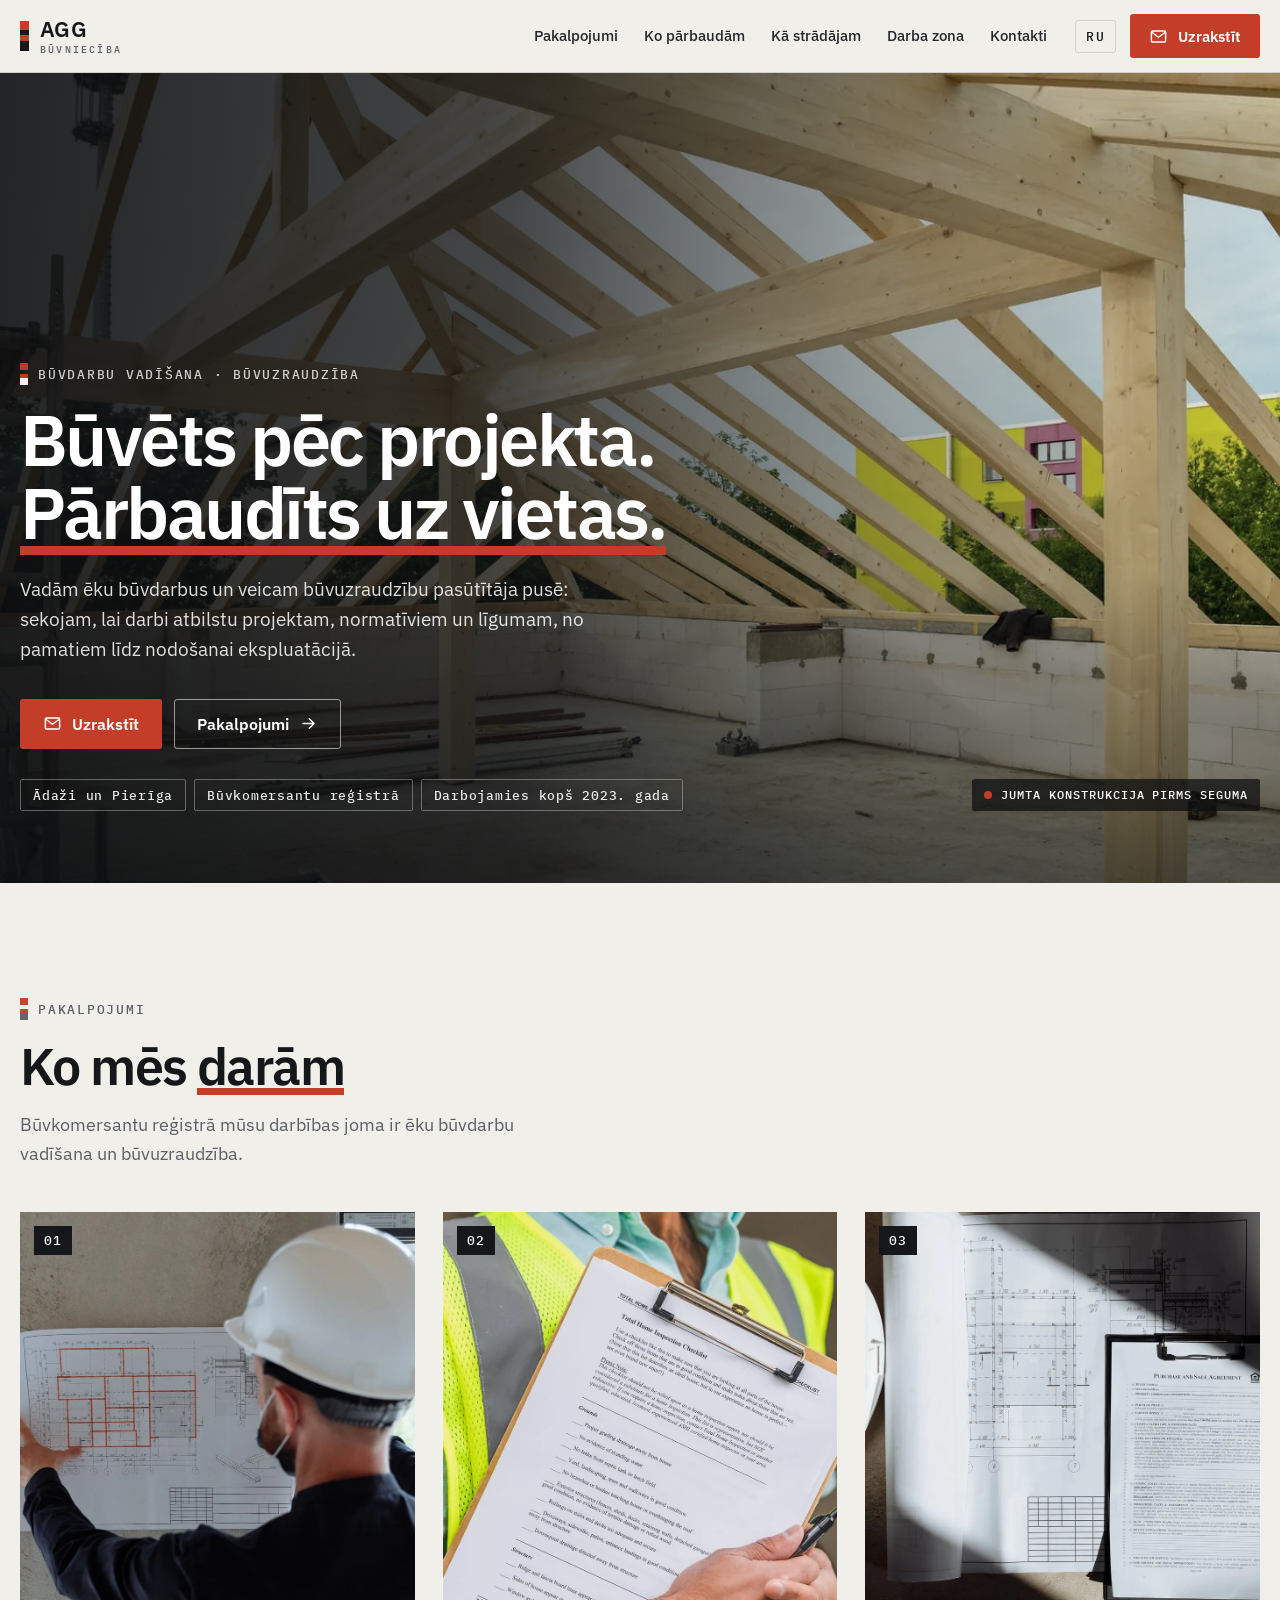
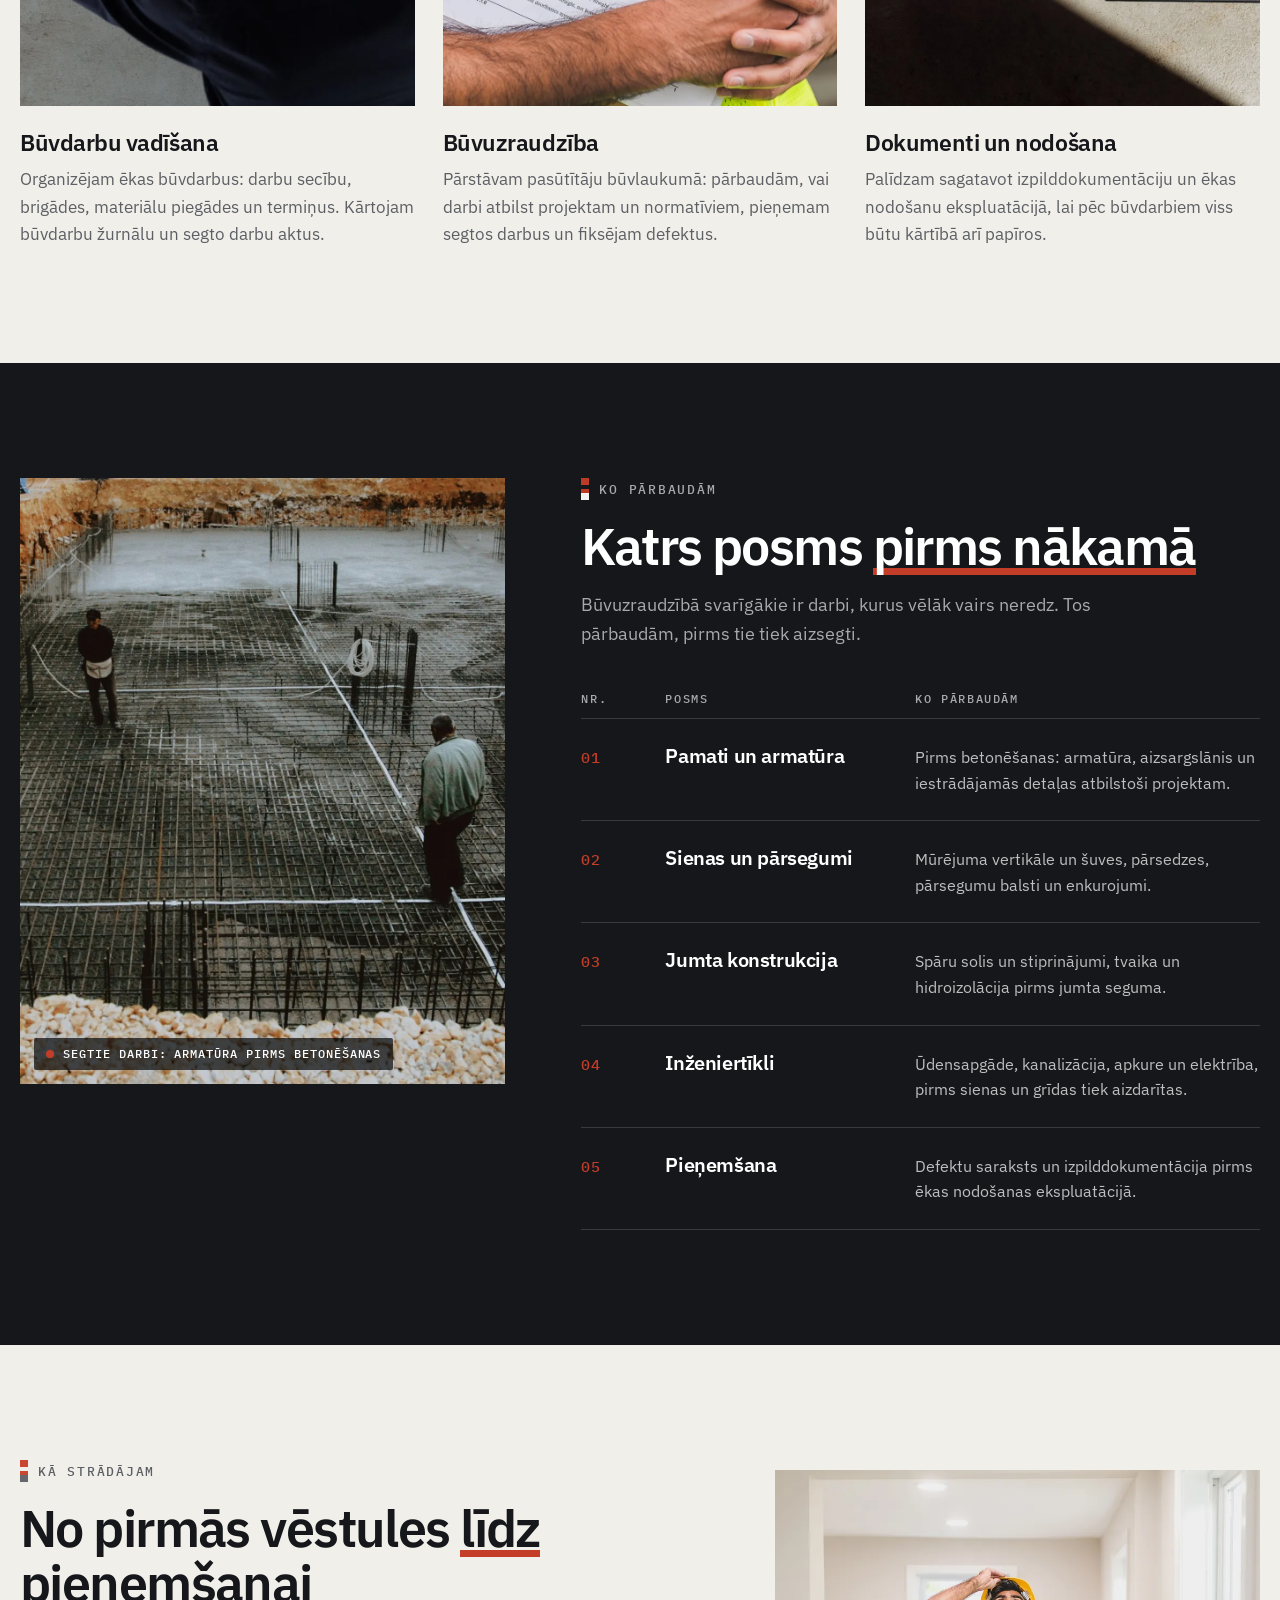
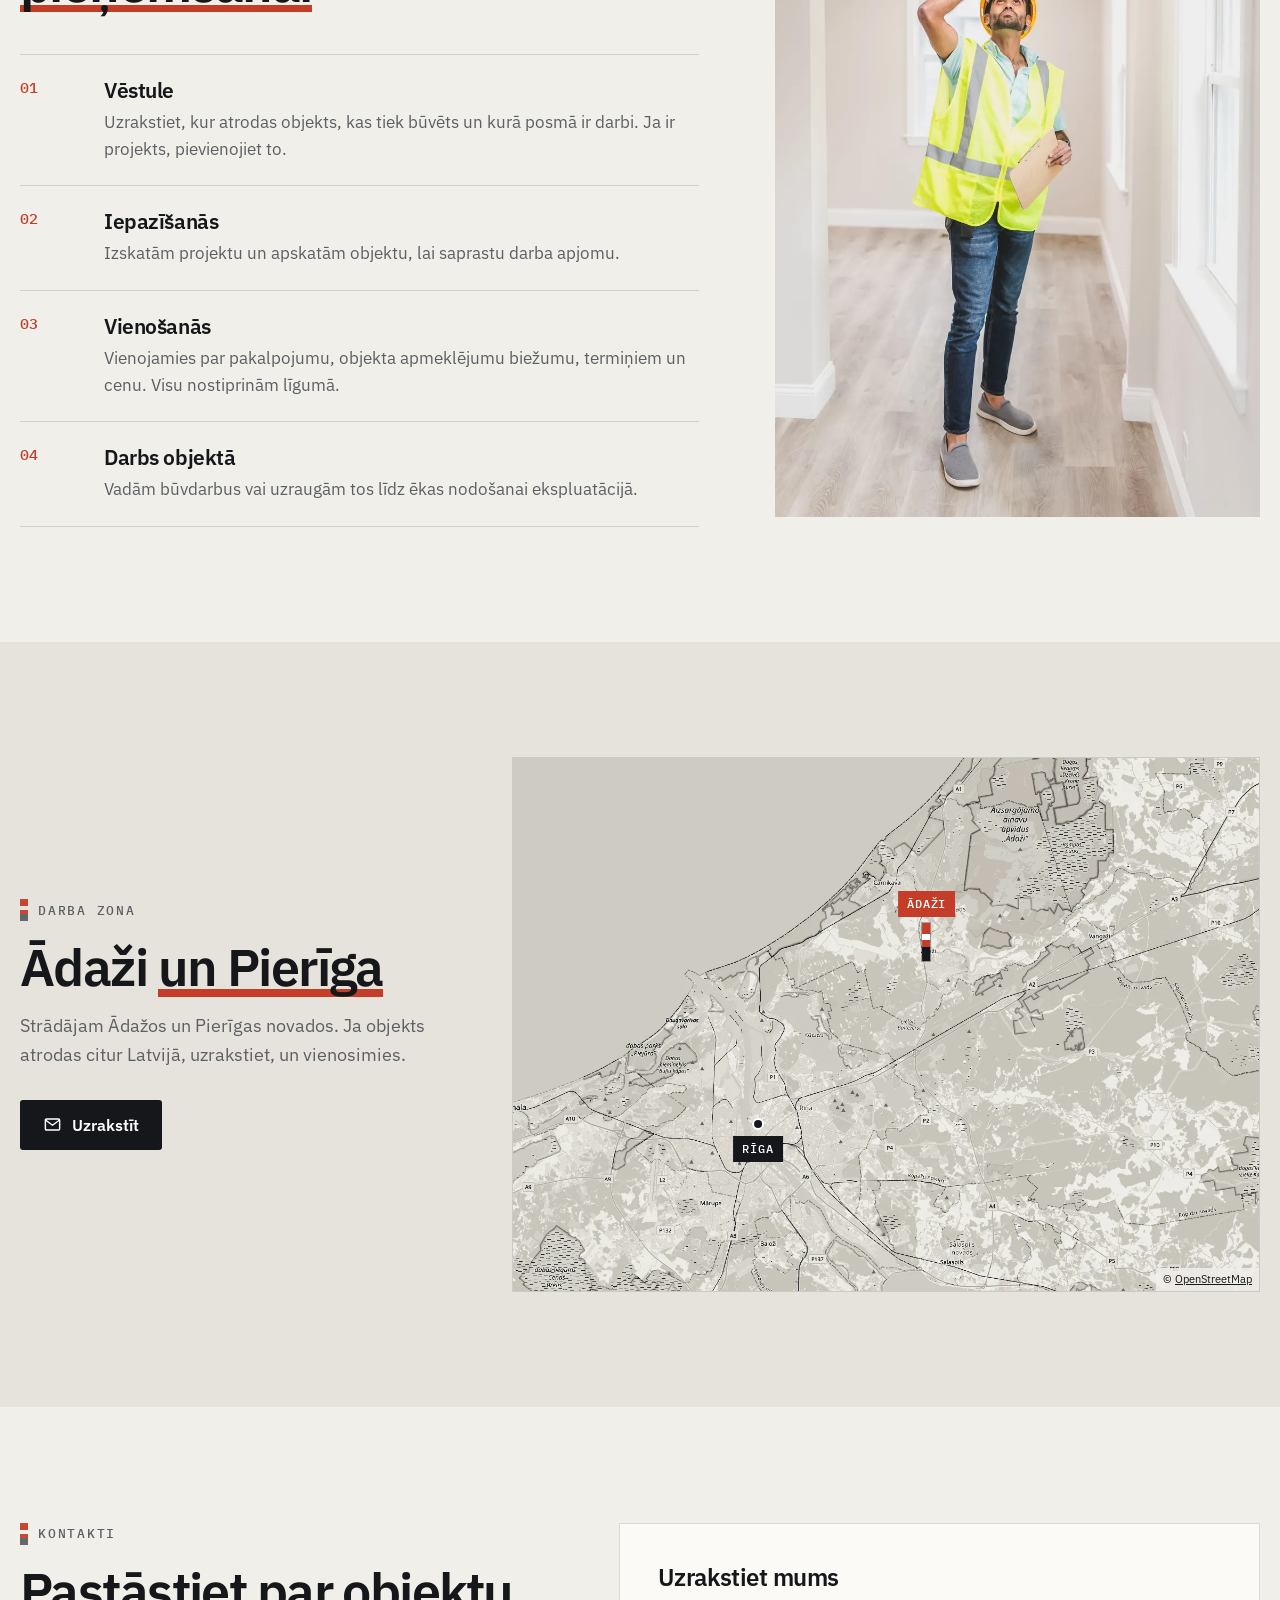
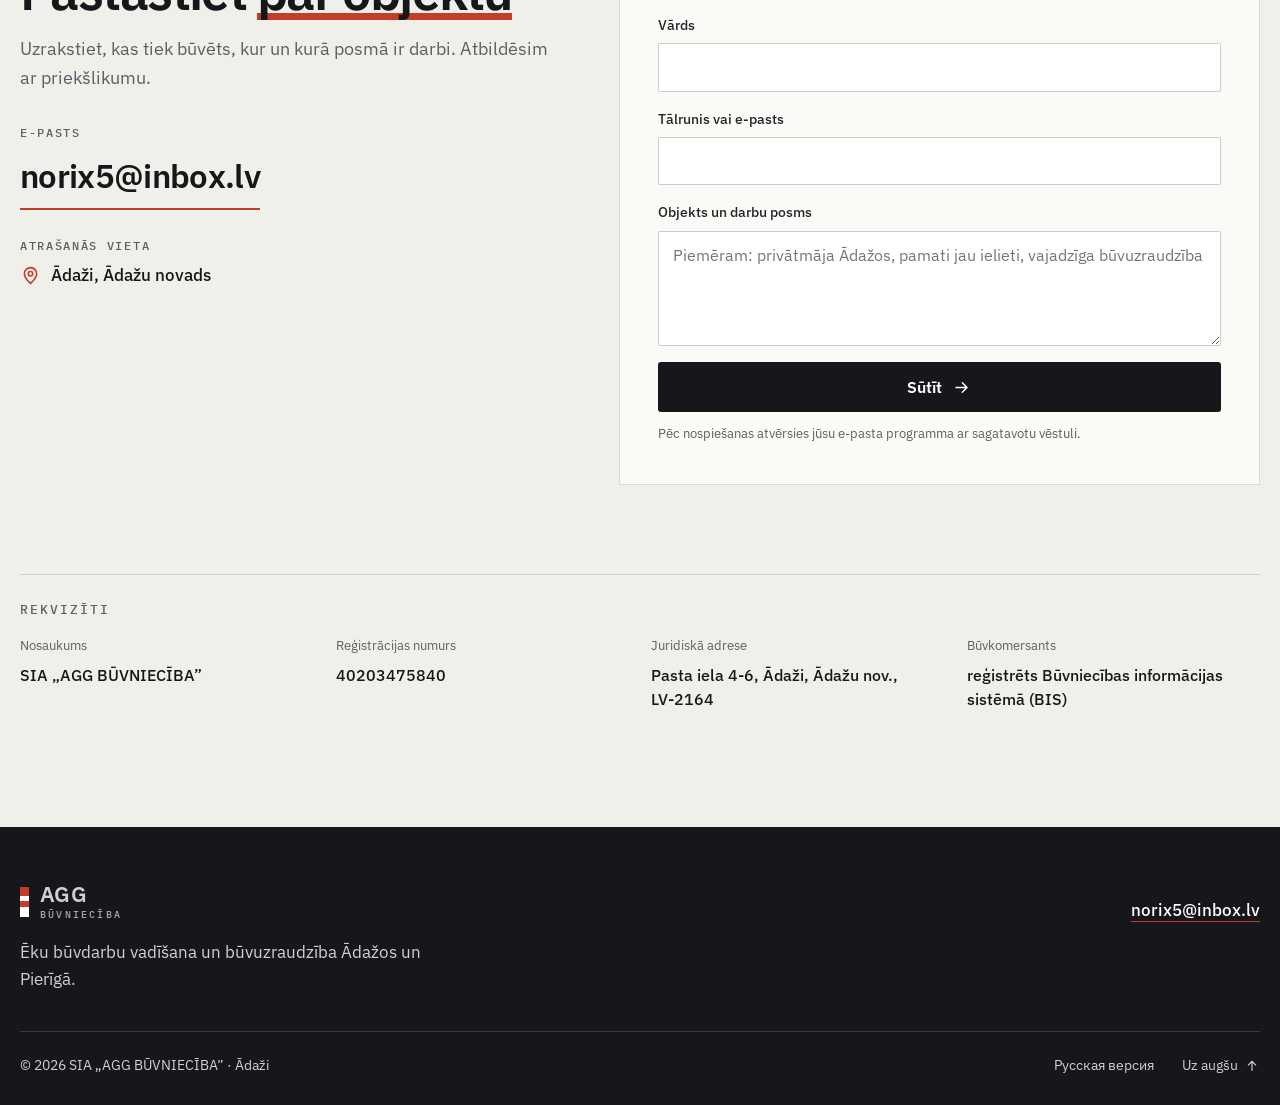
<file: index.html>
<!doctype html>
<html lang="lv">
<head>
<meta charset="utf-8">
<meta name="viewport" content="width=device-width, initial-scale=1">
<title>Būvdarbu vadīšana un būvuzraudzība Ādažos un Pierīgā | AGG BŪVNIECĪBA</title>
<meta name="description" content="SIA „AGG BŪVNIECĪBA” vada ēku būvdarbus un veic būvuzraudzību Ādažos un Pierīgā. Reģistrēts būvkomersantu reģistrā. Rakstiet: norix5@inbox.lv.">
<meta name="robots" content="noindex, follow">
<meta name="theme-color" content="#15171a">
<link rel="canonical" href="https://vasylian.com/agg-buvnieciba/"><link rel="alternate" hreflang="lv" href="https://vasylian.com/agg-buvnieciba/"><link rel="alternate" hreflang="ru" href="https://vasylian.com/agg-buvnieciba/ru/"><link rel="alternate" hreflang="x-default" href="https://vasylian.com/agg-buvnieciba/">
<meta property="og:type" content="website"><meta property="og:site_name" content="AGG BŪVNIECĪBA"><meta property="og:title" content="Būvdarbu vadīšana un būvuzraudzība Ādažos un Pierīgā | AGG BŪVNIECĪBA">
<meta property="og:description" content="SIA „AGG BŪVNIECĪBA” vada ēku būvdarbus un veic būvuzraudzību Ādažos un Pierīgā. Reģistrēts būvkomersantu reģistrā. Rakstiet: norix5@inbox.lv."><meta property="og:url" content="https://vasylian.com/agg-buvnieciba/"><meta property="og:image" content="https://vasylian.com/agg-buvnieciba/og.jpg">
<meta property="og:image:width" content="1200"><meta property="og:image:height" content="630"><meta property="og:locale" content="lv_LV"><meta name="twitter:card" content="summary_large_image">
<link rel="preload" href="fonts/ibm-plex-sans-600-latin.woff2" as="font" type="font/woff2" crossorigin>
<link rel="preload" as="image" href="img/hero-m-1000.webp" media="(max-width:899px)">
<link rel="preload" as="image" href="img/hero-1400.webp" imagesrcset="img/hero-960.webp 960w, img/hero-1400.webp 1400w, img/hero-2000.webp 2000w" imagesizes="100vw" media="(min-width:900px)">
<link rel="stylesheet" href="styles.css">
<link rel="icon" href="favicon.svg" type="image/svg+xml"><link rel="icon" href="favicon-32.png" sizes="32x32" type="image/png">
<link rel="apple-touch-icon" href="apple-touch-icon.png">
<script type="application/ld+json">{"@context": "https://schema.org", "@type": "GeneralContractor", "@id": "https://vasylian.com/agg-buvnieciba/#org", "name": "AGG BŪVNIECĪBA", "legalName": "SIA „AGG BŪVNIECĪBA”", "taxID": "40203475840", "url": "https://vasylian.com/agg-buvnieciba/", "email": "norix5@inbox.lv", "image": "https://vasylian.com/agg-buvnieciba/og.jpg", "logo": "https://vasylian.com/agg-buvnieciba/icon-512.png", "address": {"@type": "PostalAddress", "streetAddress": "Pasta iela 4-6", "addressLocality": "Ādaži", "postalCode": "LV-2164", "addressCountry": "LV"}, "areaServed": [{"@type": "City", "name": "Ādaži"}, {"@type": "AdministrativeArea", "name": "Pierīga"}], "knowsAbout": ["ēku būvdarbu vadīšana", "būvuzraudzība"], "contactPoint": {"@type": "ContactPoint", "email": "norix5@inbox.lv", "contactType": "customer service", "availableLanguage": ["lv", "ru"]}}</script>
</head>
<body>
<a class="skip" href="#saturs">Pāriet uz saturu</a>
<header class="hdr" id="hdr">
  <div class="wrap hdr-in">
    <a class="logo" href="#top" aria-label="AGG BŪVNIECĪBA"><span class="logo-mark" aria-hidden="true"></span><span class="logo-t"><b>AGG</b><small>BŪVNIECĪBA</small></span></a>
    <nav class="nav" aria-label="Izvēlne"><a href="#pakalpojumi">Pakalpojumi</a><a href="#parbaudes">Ko pārbaudām</a><a href="#ka-stradajam">Kā strādājam</a><a href="#darba-zona">Darba zona</a><a href="#kontakti">Kontakti</a></nav>
    <div class="hdr-r">
      <a class="lang" href="ru/" hreflang="ru" lang="ru" title="Русская версия">RU</a>
      <a class="btn btn-r hdr-cta" href="mailto:norix5@inbox.lv"><svg viewBox="0 0 24 24" aria-hidden="true"><rect x="3" y="5" width="18" height="14" rx="1.5"/><path d="m4 7 8 6 8-6"/></svg><span class="lbl">Uzrakstīt</span></a>
      <button class="burger" type="button" aria-expanded="false" aria-controls="mnav" aria-label="Izvēlne"><i></i></button>
    </div>
  </div>
  <nav class="mnav" id="mnav" aria-label="Izvēlne"><a href="#pakalpojumi">Pakalpojumi<span>01</span></a><a href="#parbaudes">Ko pārbaudām<span>02</span></a><a href="#ka-stradajam">Kā strādājam<span>03</span></a><a href="#darba-zona">Darba zona<span>04</span></a><a href="#kontakti">Kontakti<span>05</span></a><a class="btn btn-r" href="mailto:norix5@inbox.lv"><svg viewBox="0 0 24 24" aria-hidden="true"><rect x="3" y="5" width="18" height="14" rx="1.5"/><path d="m4 7 8 6 8-6"/></svg>Uzrakstīt</a></nav>
</header>

<main id="saturs">
<section class="hero" id="top">
  <figure class="hero-ph">
    <picture>
      <source media="(max-width:899px)" srcset="img/hero-m-1000.webp">
      <img class="" src="img/hero-2000.webp" srcset="img/hero-960.webp 960w, img/hero-1400.webp 1400w, img/hero-2000.webp 2000w" sizes="100vw" width="2000" height="1125" alt="Ēkas jumta koka konstrukcija uz gāzbetona sienām būvdarbu laikā" fetchpriority="high" decoding="async">
    </picture>
    <figcaption class="tag"><i></i>Jumta konstrukcija pirms seguma</figcaption>
  </figure>
  <div class="wrap hero-in">
    <div class="hero-copy">
      <p class="eyebrow"><span class="stake" aria-hidden="true"></span>Būvdarbu vadīšana · Būvuzraudzība</p>
      <h1>Būvēts pēc projekta.<br><em>Pārbaudīts uz vietas.</em></h1>
      <p class="lead">Vadām ēku būvdarbus un veicam būvuzraudzību pasūtītāja pusē: sekojam, lai darbi atbilstu projektam, normatīviem un līgumam, no pamatiem līdz nodošanai ekspluatācijā.</p>
      <div class="hero-cta">
        <a class="btn btn-r" href="mailto:norix5@inbox.lv"><svg viewBox="0 0 24 24" aria-hidden="true"><rect x="3" y="5" width="18" height="14" rx="1.5"/><path d="m4 7 8 6 8-6"/></svg>Uzrakstīt</a>
        <a class="btn btn-l" href="#pakalpojumi">Pakalpojumi<svg viewBox="0 0 24 24" aria-hidden="true"><path d="M5 12h14M13 6l6 6-6 6"/></svg></a>
      </div>
      <ul class="chips"><li>Ādaži un Pierīga</li><li>Būvkomersantu reģistrā</li><li>Darbojamies kopš 2023. gada</li></ul>
    </div>
  </div>
</section>

<section class="sec svcs" id="pakalpojumi">
  <div class="wrap">
    <div class="head rv"><p class="eyebrow"><span class="stake" aria-hidden="true"></span>Pakalpojumi</p><h2>Ko mēs <em>darām</em></h2><p class="sub">Būvkomersantu reģistrā mūsu darbības joma ir ēku būvdarbu vadīšana un būvuzraudzība.</p></div>
    <div class="svc-grid">
      <article class="svc rv">
        <figure class="svc-ph"><img class="" src="img/s-vad-900.webp" srcset="img/s-vad-900.webp 900w" sizes="(min-width:1000px) 30vw, (min-width:640px) 45vw, 78vw" width="900" height="1125" alt="Inženieris ķiverē pie sienas pārbauda ēkas plānu" loading="lazy" decoding="async"><span class="svc-n">01</span></figure>
        <h3>Būvdarbu vadīšana</h3><p>Organizējam ēkas būvdarbus: darbu secību, brigādes, materiālu piegādes un termiņus. Kārtojam būvdarbu žurnālu un segto darbu aktus.</p>
      </article>
      <article class="svc rv">
        <figure class="svc-ph"><img class="" src="img/s-uzr-900.webp" srcset="img/s-uzr-900.webp 900w" sizes="(min-width:1000px) 30vw, (min-width:640px) 45vw, 78vw" width="900" height="1125" alt="Būvuzrauga pārbaudes lapa uz planšetes" loading="lazy" decoding="async"><span class="svc-n">02</span></figure>
        <h3>Būvuzraudzība</h3><p>Pārstāvam pasūtītāju būvlaukumā: pārbaudām, vai darbi atbilst projektam un normatīviem, pieņemam segtos darbus un fiksējam defektus.</p>
      </article>
      <article class="svc rv">
        <figure class="svc-ph"><img class="" src="img/s-dok-900.webp" srcset="img/s-dok-900.webp 900w" sizes="(min-width:1000px) 30vw, (min-width:640px) 45vw, 78vw" width="900" height="1125" alt="Ēkas plāni, dokumenti un būvķivere uz galda" loading="lazy" decoding="async"><span class="svc-n">03</span></figure>
        <h3>Dokumenti un nodošana</h3><p>Palīdzam sagatavot izpilddokumentāciju un ēkas nodošanu ekspluatācijā, lai pēc būvdarbiem viss būtu kārtībā arī papīros.</p>
      </article>
    </div>
  </div>
</section>

<section class="sec proto" id="parbaudes">
  <div class="wrap proto-in">
    <figure class="proto-ph rv">
      <picture><source media="(max-width:899px)" srcset="img/proto-m-900.webp"><img class="" src="img/proto-1100.webp" srcset="img/proto-1100.webp 1100w" sizes="(min-width:900px) 40vw, 100vw" width="1100" height="1375" alt="Strādnieki pārbauda pamatu armatūras režģi pirms betonēšanas" loading="lazy" decoding="async"></picture>
      <figcaption class="tag"><i></i>Segtie darbi: armatūra pirms betonēšanas</figcaption>
    </figure>
    <div>
      <div class="head rv"><p class="eyebrow"><span class="stake" aria-hidden="true"></span>Ko pārbaudām</p><h2>Katrs posms <em>pirms nākamā</em></h2><p class="sub">Būvuzraudzībā svarīgākie ir darbi, kurus vēlāk vairs neredz. Tos pārbaudām, pirms tie tiek aizsegti.</p></div>
      <p class="p-head" aria-hidden="true"><span>Nr.</span><span>Posms</span><span>Ko pārbaudām</span></p>
      <ol class="p-list"><li class="rv"><span class="p-n">01</span><h3>Pamati un armatūra</h3><p>Pirms betonēšanas: armatūra, aizsargslānis un iestrādājamās detaļas atbilstoši projektam.</p></li><li class="rv"><span class="p-n">02</span><h3>Sienas un pārsegumi</h3><p>Mūrējuma vertikāle un šuves, pārsedzes, pārsegumu balsti un enkurojumi.</p></li><li class="rv"><span class="p-n">03</span><h3>Jumta konstrukcija</h3><p>Spāru solis un stiprinājumi, tvaika un hidroizolācija pirms jumta seguma.</p></li><li class="rv"><span class="p-n">04</span><h3>Inženiertīkli</h3><p>Ūdensapgāde, kanalizācija, apkure un elektrība, pirms sienas un grīdas tiek aizdarītas.</p></li><li class="rv"><span class="p-n">05</span><h3>Pieņemšana</h3><p>Defektu saraksts un izpilddokumentācija pirms ēkas nodošanas ekspluatācijā.</p></li></ol>
    </div>
  </div>
</section>

<section class="sec how" id="ka-stradajam">
  <div class="wrap how-in">
    <div>
      <div class="head rv"><p class="eyebrow"><span class="stake" aria-hidden="true"></span>Kā strādājam</p><h2>No pirmās vēstules <em>līdz pieņemšanai</em></h2></div>
      <ol class="steps"><li class="rv"><span class="n">01</span><h3>Vēstule</h3><p>Uzrakstiet, kur atrodas objekts, kas tiek būvēts un kurā posmā ir darbi. Ja ir projekts, pievienojiet to.</p></li><li class="rv"><span class="n">02</span><h3>Iepazīšanās</h3><p>Izskatām projektu un apskatām objektu, lai saprastu darba apjomu.</p></li><li class="rv"><span class="n">03</span><h3>Vienošanās</h3><p>Vienojamies par pakalpojumu, objekta apmeklējumu biežumu, termiņiem un cenu. Visu nostiprinām līgumā.</p></li><li class="rv"><span class="n">04</span><h3>Darbs objektā</h3><p>Vadām būvdarbus vai uzraugām tos līdz ēkas nodošanai ekspluatācijā.</p></li></ol>
    </div>
    <figure class="how-ph rv"><img class="" src="img/accept-900.webp" srcset="img/accept-900.webp 900w" sizes="(min-width:900px) 34vw, 86vw" width="900" height="1200" alt="Speciālists ķiverē pārbauda pabeigtas telpas griestus" loading="lazy" decoding="async"></figure>
  </div>
</section>

<section class="sec zone" id="darba-zona">
  <div class="wrap zone-in">
    <div class="rv">
      <p class="eyebrow"><span class="stake" aria-hidden="true"></span>Darba zona</p>
      <h2>Ādaži <em>un Pierīga</em></h2>
      <p class="sub">Strādājam Ādažos un Pierīgas novados. Ja objekts atrodas citur Latvijā, uzrakstiet, un vienosimies.</p>
      <a class="btn btn-k" href="mailto:norix5@inbox.lv"><svg viewBox="0 0 24 24" aria-hidden="true"><rect x="3" y="5" width="18" height="14" rx="1.5"/><path d="m4 7 8 6 8-6"/></svg>Uzrakstīt</a>
    </div>
    <figure class="map rv">
      <picture><source media="(max-width:760px)" srcset="img/map-760.webp"><img src="img/map-1400.webp" width="1400" height="1000" alt="Ādažu un Rīgas apkārtnes karte" loading="lazy" decoding="async"></picture>
      <span class="pin pin-main" style="left:55.46%;top:38.1%" aria-hidden="true"><i></i><b>Ādaži</b></span>
      <span class="pin pin-sub" style="left:32.91%;top:71.56%" aria-hidden="true"><i></i><b>Rīga</b></span>
      <figcaption class="osm">© <a href="https://www.openstreetmap.org/copyright" target="_blank" rel="noopener">OpenStreetMap</a></figcaption>
    </figure>
  </div>
</section>

<section class="sec contact" id="kontakti">
  <div class="wrap c-in">
    <div class="c-info rv">
      <p class="eyebrow"><span class="stake" aria-hidden="true"></span>Kontakti</p>
      <h2>Pastāstiet <em>par objektu</em></h2>
      <p class="sub">Uzrakstiet, kas tiek būvēts, kur un kurā posmā ir darbi. Atbildēsim ar priekšlikumu.</p>
      <a class="c-mail" href="mailto:norix5@inbox.lv"><small>E-pasts</small>norix5@inbox.lv</a>
      <p class="c-place"><small>Atrašanās vieta</small><span><svg viewBox="0 0 24 24" aria-hidden="true"><path d="M12 21s-7-6.2-7-11a7 7 0 0 1 14 0c0 4.8-7 11-7 11z"/><circle cx="12" cy="10" r="2.5"/></svg>Ādaži, Ādažu novads</span></p>
    </div>
    <form class="c-form rv" id="cform" novalidate data-mail="norix5@inbox.lv">
      <h3>Uzrakstiet mums</h3>
      <label>Vārds<input name="name" autocomplete="name" required></label>
      <label>Tālrunis vai e-pasts<input name="contact" autocomplete="email" required></label>
      <label>Objekts un darbu posms<textarea name="msg" rows="4" placeholder="Piemēram: privātmāja Ādažos, pamati jau ielieti, vajadzīga būvuzraudzība" required></textarea></label>
      <p class="f-err" role="alert" hidden></p>
      <button class="btn btn-k" type="submit">Sūtīt<svg viewBox="0 0 24 24" aria-hidden="true"><path d="M5 12h14M13 6l6 6-6 6"/></svg></button>
      <p class="fine">Pēc nospiešanas atvērsies jūsu e-pasta programma ar sagatavotu vēstuli.</p>
    </form>
  </div>
  <div class="wrap req rv" id="rekviziti">
    <h3>Rekvizīti</h3>
    <dl><div><dt>Nosaukums</dt><dd>SIA „AGG BŪVNIECĪBA”</dd></div><div><dt>Reģistrācijas numurs</dt><dd>40203475840</dd></div><div><dt>Juridiskā adrese</dt><dd>Pasta iela 4-6, Ādaži, Ādažu nov., <span class="nw">LV-2164</span></dd></div><div><dt>Būvkomersants</dt><dd>reģistrēts Būvniecības informācijas sistēmā (BIS)</dd></div></dl>
  </div>
</section>
</main>

<footer class="ftr">
  <div class="wrap ftr-in">
    <div><a class="logo" href="#top" aria-label="AGG BŪVNIECĪBA"><span class="logo-mark" aria-hidden="true"></span><span class="logo-t"><b>AGG</b><small>BŪVNIECĪBA</small></span></a><p>Ēku būvdarbu vadīšana un būvuzraudzība Ādažos un Pierīgā.</p></div>
    <p class="ftr-c"><a href="mailto:norix5@inbox.lv">norix5@inbox.lv</a></p>
    <p class="ftr-b"><span>© 2026 SIA „AGG BŪVNIECĪBA” · Ādaži</span><a href="ru/" hreflang="ru" lang="ru">Русская версия</a><a class="to-top" href="#top">Uz augšu<svg viewBox="0 0 24 24" aria-hidden="true"><path d="M12 19V5M6 11l6-6 6 6"/></svg></a></p>
  </div>
</footer>
<script src="script.js" defer></script>
</body>
</html>
</file>
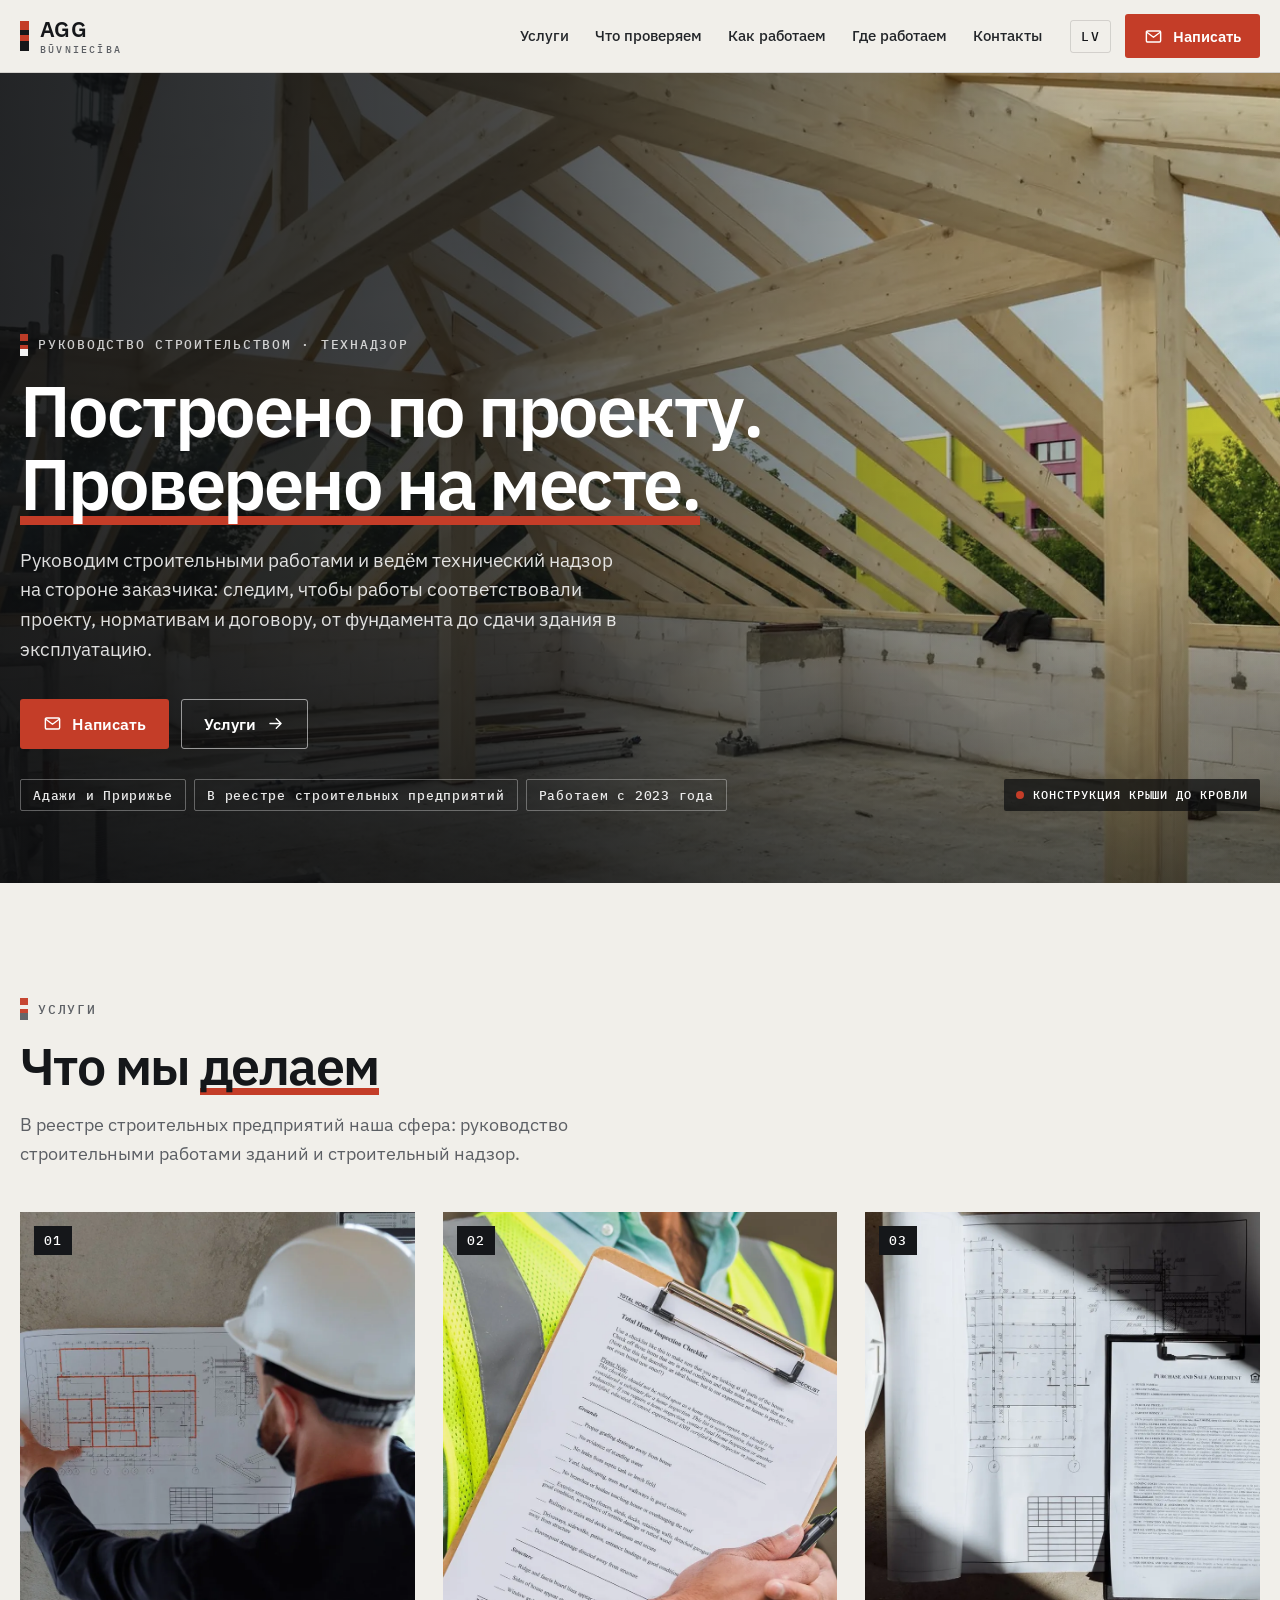
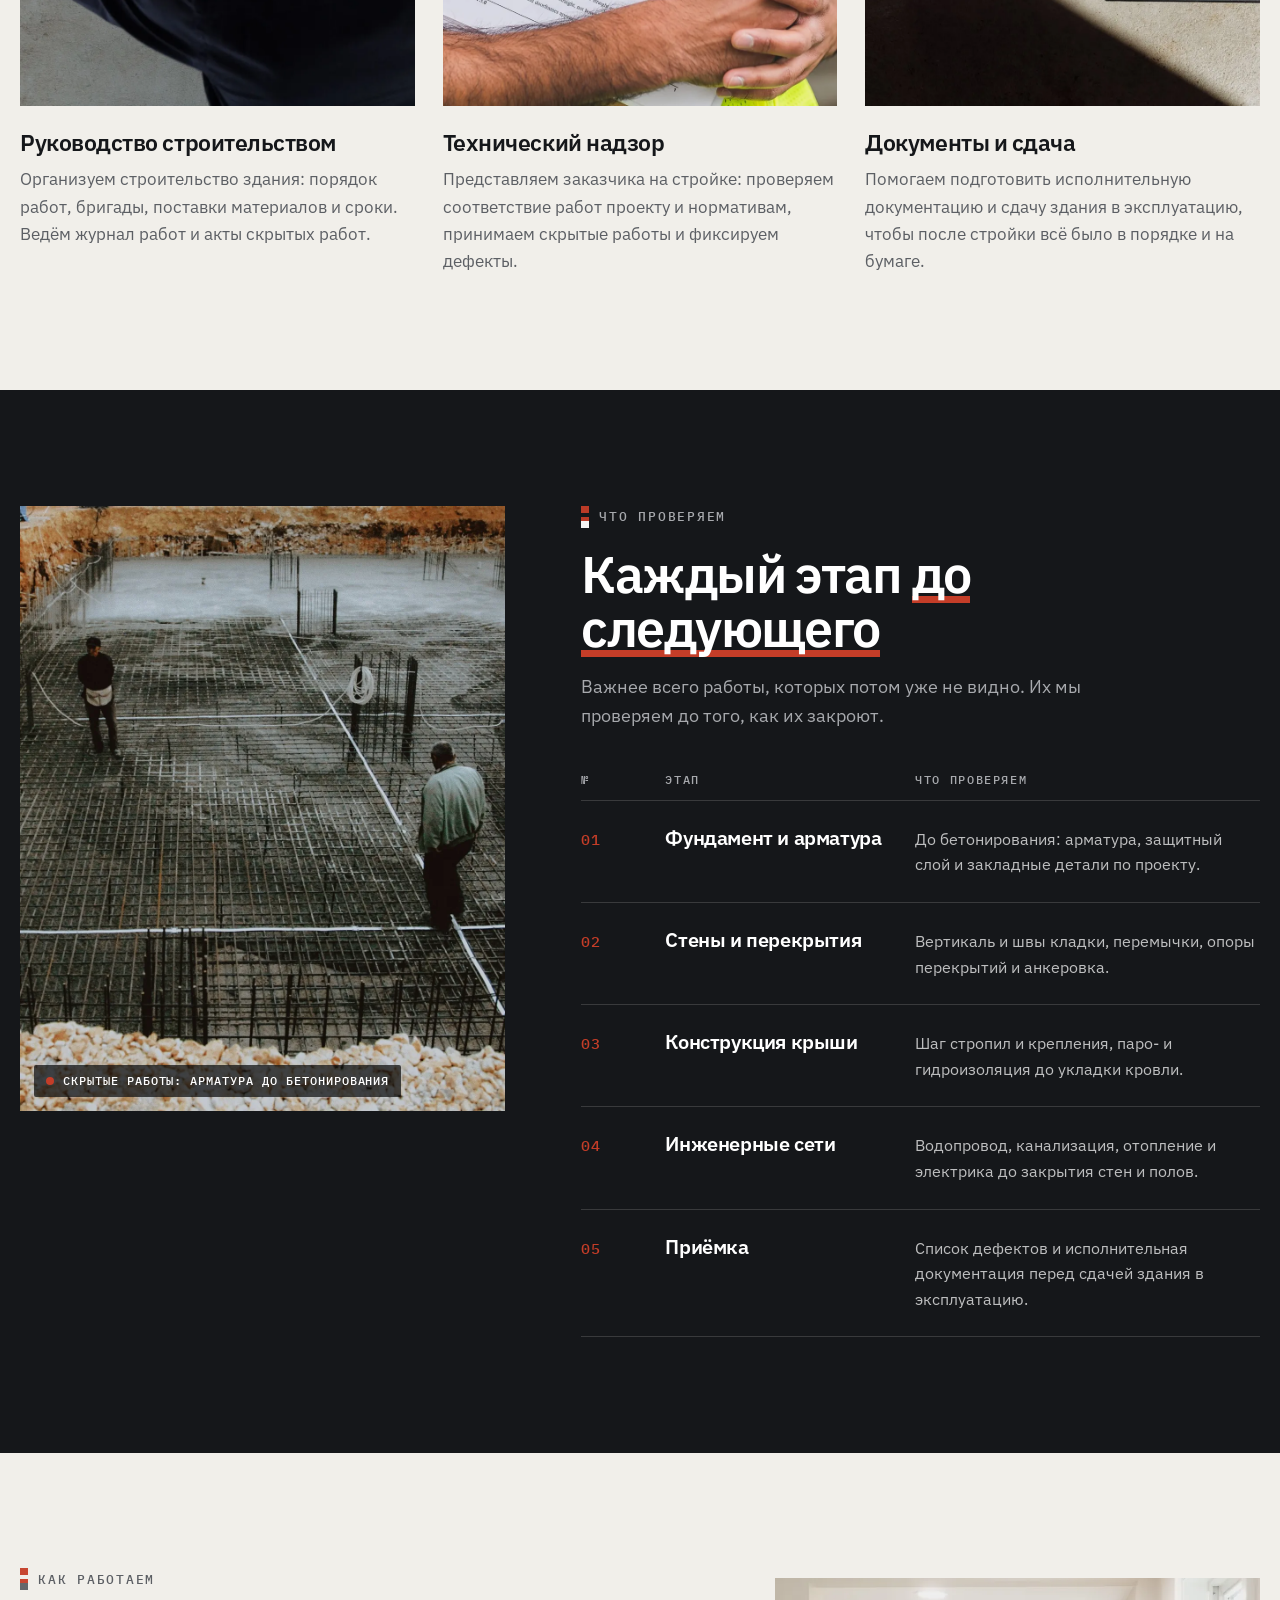
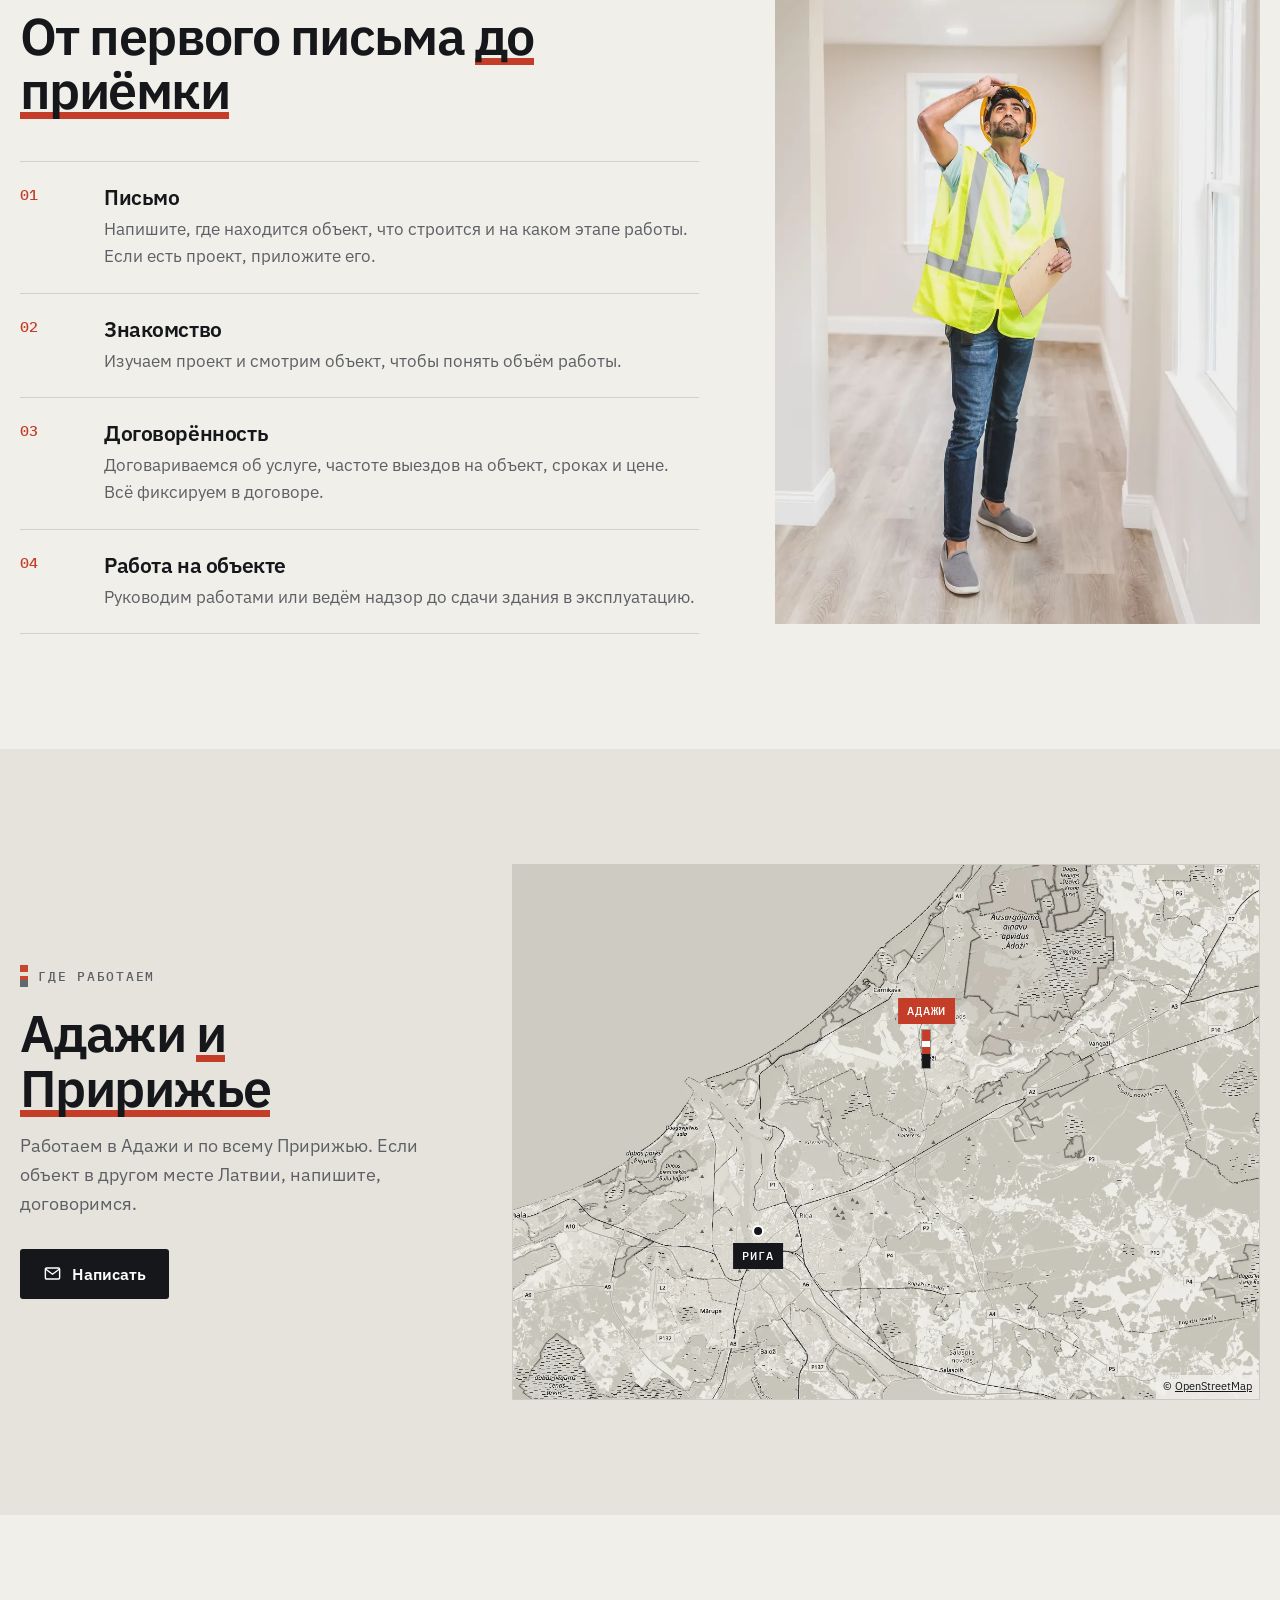
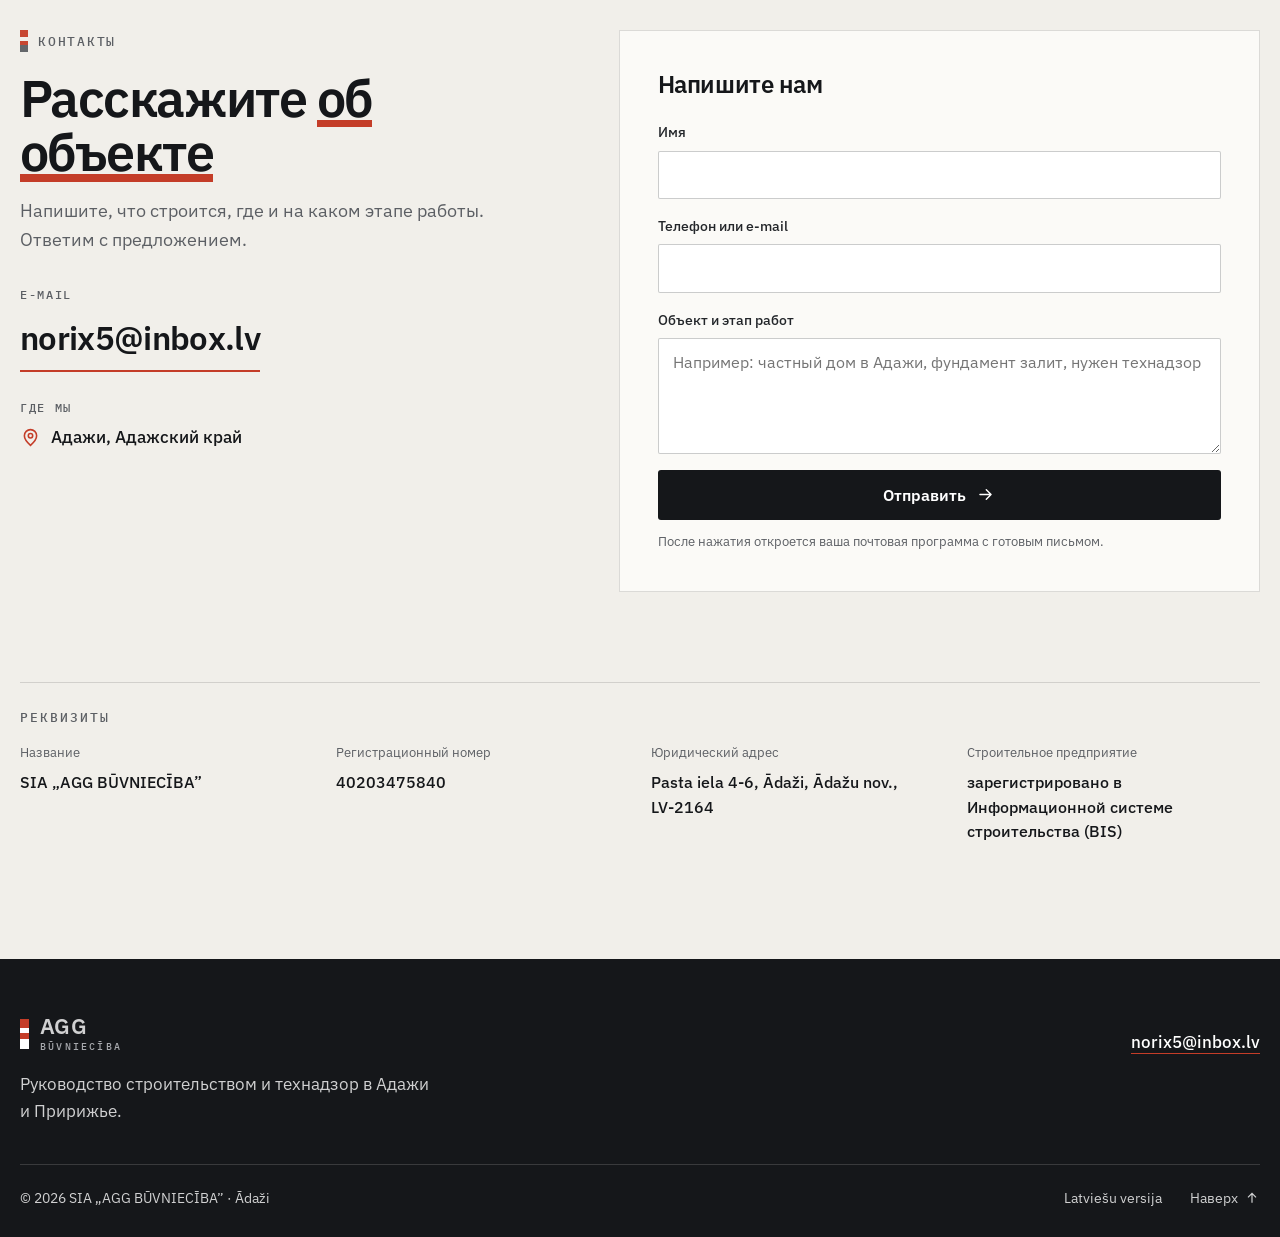
<file: ru/index.html>
<!doctype html>
<html lang="ru">
<head>
<meta charset="utf-8">
<meta name="viewport" content="width=device-width, initial-scale=1">
<title>Руководство строительством и технадзор в Адажи и Пририжье | AGG BŪVNIECĪBA</title>
<meta name="description" content="SIA „AGG BŪVNIECĪBA” руководит строительными работами и ведёт технический надзор в Адажи и Пририжье. Зарегистрированы в реестре строительных предприятий. Пишите: norix5@inbox.lv.">
<meta name="robots" content="noindex, follow">
<meta name="theme-color" content="#15171a">
<link rel="canonical" href="https://vasylian.com/agg-buvnieciba/ru/"><link rel="alternate" hreflang="lv" href="https://vasylian.com/agg-buvnieciba/"><link rel="alternate" hreflang="ru" href="https://vasylian.com/agg-buvnieciba/ru/"><link rel="alternate" hreflang="x-default" href="https://vasylian.com/agg-buvnieciba/">
<meta property="og:type" content="website"><meta property="og:site_name" content="AGG BŪVNIECĪBA"><meta property="og:title" content="Руководство строительством и технадзор в Адажи и Пририжье | AGG BŪVNIECĪBA">
<meta property="og:description" content="SIA „AGG BŪVNIECĪBA” руководит строительными работами и ведёт технический надзор в Адажи и Пририжье. Зарегистрированы в реестре строительных предприятий. Пишите: norix5@inbox.lv."><meta property="og:url" content="https://vasylian.com/agg-buvnieciba/ru/"><meta property="og:image" content="https://vasylian.com/agg-buvnieciba/og.jpg">
<meta property="og:image:width" content="1200"><meta property="og:image:height" content="630"><meta property="og:locale" content="ru_RU"><meta name="twitter:card" content="summary_large_image">
<link rel="preload" href="../fonts/ibm-plex-sans-600-cyrillic.woff2" as="font" type="font/woff2" crossorigin>
<link rel="preload" as="image" href="../img/hero-m-1000.webp" media="(max-width:899px)">
<link rel="preload" as="image" href="../img/hero-1400.webp" imagesrcset="../img/hero-960.webp 960w, ../img/hero-1400.webp 1400w, ../img/hero-2000.webp 2000w" imagesizes="100vw" media="(min-width:900px)">
<link rel="stylesheet" href="../styles.css">
<link rel="icon" href="../favicon.svg" type="image/svg+xml"><link rel="icon" href="../favicon-32.png" sizes="32x32" type="image/png">
<link rel="apple-touch-icon" href="../apple-touch-icon.png">
<script type="application/ld+json">{"@context": "https://schema.org", "@type": "GeneralContractor", "@id": "https://vasylian.com/agg-buvnieciba/#org", "name": "AGG BŪVNIECĪBA", "legalName": "SIA „AGG BŪVNIECĪBA”", "taxID": "40203475840", "url": "https://vasylian.com/agg-buvnieciba/ru/", "email": "norix5@inbox.lv", "image": "https://vasylian.com/agg-buvnieciba/og.jpg", "logo": "https://vasylian.com/agg-buvnieciba/icon-512.png", "address": {"@type": "PostalAddress", "streetAddress": "Pasta iela 4-6", "addressLocality": "Ādaži", "postalCode": "LV-2164", "addressCountry": "LV"}, "areaServed": [{"@type": "City", "name": "Ādaži"}, {"@type": "AdministrativeArea", "name": "Pierīga"}], "knowsAbout": ["руководство строительными работами", "технический надзор"], "contactPoint": {"@type": "ContactPoint", "email": "norix5@inbox.lv", "contactType": "customer service", "availableLanguage": ["lv", "ru"]}}</script>
</head>
<body>
<a class="skip" href="#saturs">Перейти к содержанию</a>
<header class="hdr" id="hdr">
  <div class="wrap hdr-in">
    <a class="logo" href="#top" aria-label="AGG BŪVNIECĪBA"><span class="logo-mark" aria-hidden="true"></span><span class="logo-t"><b>AGG</b><small>BŪVNIECĪBA</small></span></a>
    <nav class="nav" aria-label="Меню"><a href="#pakalpojumi">Услуги</a><a href="#parbaudes">Что проверяем</a><a href="#ka-stradajam">Как работаем</a><a href="#darba-zona">Где работаем</a><a href="#kontakti">Контакты</a></nav>
    <div class="hdr-r">
      <a class="lang" href="../" hreflang="lv" lang="lv" title="Latviešu versija">LV</a>
      <a class="btn btn-r hdr-cta" href="mailto:norix5@inbox.lv"><svg viewBox="0 0 24 24" aria-hidden="true"><rect x="3" y="5" width="18" height="14" rx="1.5"/><path d="m4 7 8 6 8-6"/></svg><span class="lbl">Написать</span></a>
      <button class="burger" type="button" aria-expanded="false" aria-controls="mnav" aria-label="Меню"><i></i></button>
    </div>
  </div>
  <nav class="mnav" id="mnav" aria-label="Меню"><a href="#pakalpojumi">Услуги<span>01</span></a><a href="#parbaudes">Что проверяем<span>02</span></a><a href="#ka-stradajam">Как работаем<span>03</span></a><a href="#darba-zona">Где работаем<span>04</span></a><a href="#kontakti">Контакты<span>05</span></a><a class="btn btn-r" href="mailto:norix5@inbox.lv"><svg viewBox="0 0 24 24" aria-hidden="true"><rect x="3" y="5" width="18" height="14" rx="1.5"/><path d="m4 7 8 6 8-6"/></svg>Написать</a></nav>
</header>

<main id="saturs">
<section class="hero" id="top">
  <figure class="hero-ph">
    <picture>
      <source media="(max-width:899px)" srcset="../img/hero-m-1000.webp">
      <img class="" src="../img/hero-2000.webp" srcset="../img/hero-960.webp 960w, ../img/hero-1400.webp 1400w, ../img/hero-2000.webp 2000w" sizes="100vw" width="2000" height="1125" alt="Деревянная конструкция крыши на стенах из газобетона во время строительства" fetchpriority="high" decoding="async">
    </picture>
    <figcaption class="tag"><i></i>Конструкция крыши до кровли</figcaption>
  </figure>
  <div class="wrap hero-in">
    <div class="hero-copy">
      <p class="eyebrow"><span class="stake" aria-hidden="true"></span>Руководство строительством · Технадзор</p>
      <h1>Построено по проекту.<br><em>Проверено на месте.</em></h1>
      <p class="lead">Руководим строительными работами и ведём технический надзор на стороне заказчика: следим, чтобы работы соответствовали проекту, нормативам и договору, от фундамента до сдачи здания в эксплуатацию.</p>
      <div class="hero-cta">
        <a class="btn btn-r" href="mailto:norix5@inbox.lv"><svg viewBox="0 0 24 24" aria-hidden="true"><rect x="3" y="5" width="18" height="14" rx="1.5"/><path d="m4 7 8 6 8-6"/></svg>Написать</a>
        <a class="btn btn-l" href="#pakalpojumi">Услуги<svg viewBox="0 0 24 24" aria-hidden="true"><path d="M5 12h14M13 6l6 6-6 6"/></svg></a>
      </div>
      <ul class="chips"><li>Адажи и Пририжье</li><li>В реестре строительных предприятий</li><li>Работаем с 2023 года</li></ul>
    </div>
  </div>
</section>

<section class="sec svcs" id="pakalpojumi">
  <div class="wrap">
    <div class="head rv"><p class="eyebrow"><span class="stake" aria-hidden="true"></span>Услуги</p><h2>Что мы <em>делаем</em></h2><p class="sub">В реестре строительных предприятий наша сфера: руководство строительными работами зданий и строительный надзор.</p></div>
    <div class="svc-grid">
      <article class="svc rv">
        <figure class="svc-ph"><img class="" src="../img/s-vad-900.webp" srcset="../img/s-vad-900.webp 900w" sizes="(min-width:1000px) 30vw, (min-width:640px) 45vw, 78vw" width="900" height="1125" alt="Инженер в каске проверяет план здания у стены" loading="lazy" decoding="async"><span class="svc-n">01</span></figure>
        <h3>Руководство строительством</h3><p>Организуем строительство здания: порядок работ, бригады, поставки материалов и сроки. Ведём журнал работ и акты скрытых работ.</p>
      </article>
      <article class="svc rv">
        <figure class="svc-ph"><img class="" src="../img/s-uzr-900.webp" srcset="../img/s-uzr-900.webp 900w" sizes="(min-width:1000px) 30vw, (min-width:640px) 45vw, 78vw" width="900" height="1125" alt="Лист проверки технадзора на планшете" loading="lazy" decoding="async"><span class="svc-n">02</span></figure>
        <h3>Технический надзор</h3><p>Представляем заказчика на стройке: проверяем соответствие работ проекту и нормативам, принимаем скрытые работы и фиксируем дефекты.</p>
      </article>
      <article class="svc rv">
        <figure class="svc-ph"><img class="" src="../img/s-dok-900.webp" srcset="../img/s-dok-900.webp 900w" sizes="(min-width:1000px) 30vw, (min-width:640px) 45vw, 78vw" width="900" height="1125" alt="Планы здания, документы и строительная каска на столе" loading="lazy" decoding="async"><span class="svc-n">03</span></figure>
        <h3>Документы и сдача</h3><p>Помогаем подготовить исполнительную документацию и сдачу здания в эксплуатацию, чтобы после стройки всё было в порядке и на бумаге.</p>
      </article>
    </div>
  </div>
</section>

<section class="sec proto" id="parbaudes">
  <div class="wrap proto-in">
    <figure class="proto-ph rv">
      <picture><source media="(max-width:899px)" srcset="../img/proto-m-900.webp"><img class="" src="../img/proto-1100.webp" srcset="../img/proto-1100.webp 1100w" sizes="(min-width:900px) 40vw, 100vw" width="1100" height="1375" alt="Рабочие проверяют арматурную сетку фундамента перед бетонированием" loading="lazy" decoding="async"></picture>
      <figcaption class="tag"><i></i>Скрытые работы: арматура до бетонирования</figcaption>
    </figure>
    <div>
      <div class="head rv"><p class="eyebrow"><span class="stake" aria-hidden="true"></span>Что проверяем</p><h2>Каждый этап <em>до следующего</em></h2><p class="sub">Важнее всего работы, которых потом уже не видно. Их мы проверяем до того, как их закроют.</p></div>
      <p class="p-head" aria-hidden="true"><span>№</span><span>Этап</span><span>Что проверяем</span></p>
      <ol class="p-list"><li class="rv"><span class="p-n">01</span><h3>Фундамент и арматура</h3><p>До бетонирования: арматура, защитный слой и закладные детали по проекту.</p></li><li class="rv"><span class="p-n">02</span><h3>Стены и перекрытия</h3><p>Вертикаль и швы кладки, перемычки, опоры перекрытий и анкеровка.</p></li><li class="rv"><span class="p-n">03</span><h3>Конструкция крыши</h3><p>Шаг стропил и крепления, паро- и гидроизоляция до укладки кровли.</p></li><li class="rv"><span class="p-n">04</span><h3>Инженерные сети</h3><p>Водопровод, канализация, отопление и электрика до закрытия стен и полов.</p></li><li class="rv"><span class="p-n">05</span><h3>Приёмка</h3><p>Список дефектов и исполнительная документация перед сдачей здания в эксплуатацию.</p></li></ol>
    </div>
  </div>
</section>

<section class="sec how" id="ka-stradajam">
  <div class="wrap how-in">
    <div>
      <div class="head rv"><p class="eyebrow"><span class="stake" aria-hidden="true"></span>Как работаем</p><h2>От первого письма <em>до приёмки</em></h2></div>
      <ol class="steps"><li class="rv"><span class="n">01</span><h3>Письмо</h3><p>Напишите, где находится объект, что строится и на каком этапе работы. Если есть проект, приложите его.</p></li><li class="rv"><span class="n">02</span><h3>Знакомство</h3><p>Изучаем проект и смотрим объект, чтобы понять объём работы.</p></li><li class="rv"><span class="n">03</span><h3>Договорённость</h3><p>Договариваемся об услуге, частоте выездов на объект, сроках и цене. Всё фиксируем в договоре.</p></li><li class="rv"><span class="n">04</span><h3>Работа на объекте</h3><p>Руководим работами или ведём надзор до сдачи здания в эксплуатацию.</p></li></ol>
    </div>
    <figure class="how-ph rv"><img class="" src="../img/accept-900.webp" srcset="../img/accept-900.webp 900w" sizes="(min-width:900px) 34vw, 86vw" width="900" height="1200" alt="Специалист в каске проверяет потолок готового помещения" loading="lazy" decoding="async"></figure>
  </div>
</section>

<section class="sec zone" id="darba-zona">
  <div class="wrap zone-in">
    <div class="rv">
      <p class="eyebrow"><span class="stake" aria-hidden="true"></span>Где работаем</p>
      <h2>Адажи <em>и Пририжье</em></h2>
      <p class="sub">Работаем в Адажи и по всему Пририжью. Если объект в другом месте Латвии, напишите, договоримся.</p>
      <a class="btn btn-k" href="mailto:norix5@inbox.lv"><svg viewBox="0 0 24 24" aria-hidden="true"><rect x="3" y="5" width="18" height="14" rx="1.5"/><path d="m4 7 8 6 8-6"/></svg>Написать</a>
    </div>
    <figure class="map rv">
      <picture><source media="(max-width:760px)" srcset="../img/map-760.webp"><img src="../img/map-1400.webp" width="1400" height="1000" alt="Карта окрестностей Адажи и Риги" loading="lazy" decoding="async"></picture>
      <span class="pin pin-main" style="left:55.46%;top:38.1%" aria-hidden="true"><i></i><b>Адажи</b></span>
      <span class="pin pin-sub" style="left:32.91%;top:71.56%" aria-hidden="true"><i></i><b>Рига</b></span>
      <figcaption class="osm">© <a href="https://www.openstreetmap.org/copyright" target="_blank" rel="noopener">OpenStreetMap</a></figcaption>
    </figure>
  </div>
</section>

<section class="sec contact" id="kontakti">
  <div class="wrap c-in">
    <div class="c-info rv">
      <p class="eyebrow"><span class="stake" aria-hidden="true"></span>Контакты</p>
      <h2>Расскажите <em>об объекте</em></h2>
      <p class="sub">Напишите, что строится, где и на каком этапе работы. Ответим с предложением.</p>
      <a class="c-mail" href="mailto:norix5@inbox.lv"><small>E-mail</small>norix5@inbox.lv</a>
      <p class="c-place"><small>Где мы</small><span><svg viewBox="0 0 24 24" aria-hidden="true"><path d="M12 21s-7-6.2-7-11a7 7 0 0 1 14 0c0 4.8-7 11-7 11z"/><circle cx="12" cy="10" r="2.5"/></svg>Адажи, Адажский край</span></p>
    </div>
    <form class="c-form rv" id="cform" novalidate data-mail="norix5@inbox.lv">
      <h3>Напишите нам</h3>
      <label>Имя<input name="name" autocomplete="name" required></label>
      <label>Телефон или e-mail<input name="contact" autocomplete="email" required></label>
      <label>Объект и этап работ<textarea name="msg" rows="4" placeholder="Например: частный дом в Адажи, фундамент залит, нужен технадзор" required></textarea></label>
      <p class="f-err" role="alert" hidden></p>
      <button class="btn btn-k" type="submit">Отправить<svg viewBox="0 0 24 24" aria-hidden="true"><path d="M5 12h14M13 6l6 6-6 6"/></svg></button>
      <p class="fine">После нажатия откроется ваша почтовая программа с готовым письмом.</p>
    </form>
  </div>
  <div class="wrap req rv" id="rekviziti">
    <h3>Реквизиты</h3>
    <dl><div><dt>Название</dt><dd>SIA „AGG BŪVNIECĪBA”</dd></div><div><dt>Регистрационный номер</dt><dd>40203475840</dd></div><div><dt>Юридический адрес</dt><dd>Pasta iela 4-6, Ādaži, Ādažu nov., <span class="nw">LV-2164</span></dd></div><div><dt>Строительное предприятие</dt><dd>зарегистрировано в Информационной системе строительства (BIS)</dd></div></dl>
  </div>
</section>
</main>

<footer class="ftr">
  <div class="wrap ftr-in">
    <div><a class="logo" href="#top" aria-label="AGG BŪVNIECĪBA"><span class="logo-mark" aria-hidden="true"></span><span class="logo-t"><b>AGG</b><small>BŪVNIECĪBA</small></span></a><p>Руководство строительством и технадзор в Адажи и Пририжье.</p></div>
    <p class="ftr-c"><a href="mailto:norix5@inbox.lv">norix5@inbox.lv</a></p>
    <p class="ftr-b"><span>© 2026 SIA „AGG BŪVNIECĪBA” · Ādaži</span><a href="../" hreflang="lv" lang="lv">Latviešu versija</a><a class="to-top" href="#top">Наверх<svg viewBox="0 0 24 24" aria-hidden="true"><path d="M12 19V5M6 11l6-6 6 6"/></svg></a></p>
  </div>
</footer>
<script src="../script.js" defer></script>
</body>
</html>
</file>
<file: styles.css>
@font-face{font-family:'AGG Sans';font-style:normal;font-display:swap;font-weight:400;src:url(fonts/ibm-plex-sans-400-latin.woff2) format('woff2');unicode-range:U+0000-00FF,U+0131,U+0152-0153,U+02C6,U+02DA,U+02DC,U+2000-206F,U+20AC,U+2122,U+2190-2193,U+2212,U+00B2}
@font-face{font-family:'AGG Sans';font-style:normal;font-display:swap;font-weight:400;src:url(fonts/ibm-plex-sans-400-latvian.woff2) format('woff2');unicode-range:U+0100-017F}
@font-face{font-family:'AGG Sans';font-style:normal;font-display:swap;font-weight:400;src:url(fonts/ibm-plex-sans-400-cyrillic.woff2) format('woff2');unicode-range:U+0400-045F,U+0490-0491,U+2116}
@font-face{font-family:'AGG Sans';font-style:normal;font-display:swap;font-weight:500;src:url(fonts/ibm-plex-sans-500-latin.woff2) format('woff2');unicode-range:U+0000-00FF,U+0131,U+0152-0153,U+02C6,U+02DA,U+02DC,U+2000-206F,U+20AC,U+2122,U+2190-2193,U+2212,U+00B2}
@font-face{font-family:'AGG Sans';font-style:normal;font-display:swap;font-weight:500;src:url(fonts/ibm-plex-sans-500-latvian.woff2) format('woff2');unicode-range:U+0100-017F}
@font-face{font-family:'AGG Sans';font-style:normal;font-display:swap;font-weight:500;src:url(fonts/ibm-plex-sans-500-cyrillic.woff2) format('woff2');unicode-range:U+0400-045F,U+0490-0491,U+2116}
@font-face{font-family:'AGG Sans';font-style:normal;font-display:swap;font-weight:600;src:url(fonts/ibm-plex-sans-600-latin.woff2) format('woff2');unicode-range:U+0000-00FF,U+0131,U+0152-0153,U+02C6,U+02DA,U+02DC,U+2000-206F,U+20AC,U+2122,U+2190-2193,U+2212,U+00B2}
@font-face{font-family:'AGG Sans';font-style:normal;font-display:swap;font-weight:600;src:url(fonts/ibm-plex-sans-600-latvian.woff2) format('woff2');unicode-range:U+0100-017F}
@font-face{font-family:'AGG Sans';font-style:normal;font-display:swap;font-weight:600;src:url(fonts/ibm-plex-sans-600-cyrillic.woff2) format('woff2');unicode-range:U+0400-045F,U+0490-0491,U+2116}
@font-face{font-family:'AGG Mono';font-style:normal;font-display:swap;font-weight:500;src:url(fonts/ibm-plex-mono-500-latin.woff2) format('woff2');unicode-range:U+0000-00FF,U+0131,U+0152-0153,U+02C6,U+02DA,U+02DC,U+2000-206F,U+20AC,U+2122,U+2190-2193,U+2212,U+00B2}
@font-face{font-family:'AGG Mono';font-style:normal;font-display:swap;font-weight:500;src:url(fonts/ibm-plex-mono-500-latvian.woff2) format('woff2');unicode-range:U+0100-017F}
@font-face{font-family:'AGG Mono';font-style:normal;font-display:swap;font-weight:500;src:url(fonts/ibm-plex-mono-500-cyrillic.woff2) format('woff2');unicode-range:U+0400-045F,U+0490-0491,U+2116}
/* AGG BŪVNIECĪBA (21.10.2026): inspection protocol. Paper white, ink, one accent: survey-stake red. IBM Plex Sans + Plex Mono. */
:root{
  --paper:#f1efea; --paper2:#e6e3dc; --card:#fbfaf7; --ink:#15171a; --ink2:#23262a; --muted:#5c5f64; --muted-d:#a7a9ad;
  --line:rgba(21,23,26,.14); --line-d:rgba(241,239,234,.16); --red:#c43d28; --red-d:#a83220;
  --ff:'AGG Sans',system-ui,-apple-system,'Segoe UI',sans-serif; --fm:'AGG Mono',ui-monospace,'SFMono-Regular',Consolas,monospace;
  --wrap:min(1240px,calc(100% - 40px)); --hdr:72px;
}
*,*::before,*::after{box-sizing:border-box}
html{scroll-behavior:smooth;scroll-padding-top:calc(var(--hdr) + 12px);-webkit-text-size-adjust:100%}
@media (prefers-reduced-motion:reduce){html{scroll-behavior:auto}}
body{margin:0;background:var(--paper);color:var(--ink);font:400 17px/1.6 var(--ff);-webkit-font-smoothing:antialiased;text-rendering:optimizeLegibility}
img{display:block;max-width:100%;height:auto}
a{color:inherit}
h1,h2,h3{margin:0;font-weight:600;letter-spacing:-.02em}
p{margin:0}
.wrap{width:var(--wrap);margin-inline:auto}
.skip{position:absolute;left:12px;top:-60px;z-index:100;background:var(--ink);color:#fff;padding:10px 14px;border-radius:4px}
.skip:focus{top:12px}
:focus-visible{outline:2px solid var(--red);outline-offset:3px}

/* type */
h1{font-size:clamp(40px,5.6vw,82px);line-height:1.02;letter-spacing:-.035em}
h2{font-size:clamp(32px,4.1vw,56px);line-height:1.04;letter-spacing:-.03em}
h3{font-size:20px;line-height:1.25}
h1 em,h2 em{font-style:normal;background:linear-gradient(transparent 82%,var(--red) 82%,var(--red) 93%,transparent 93%);padding-bottom:.02em}
.eyebrow{display:flex;align-items:center;gap:10px;font:500 12.5px/1.3 var(--fm);letter-spacing:.14em;text-transform:uppercase;color:var(--muted);margin-bottom:18px}
.stake{flex:none;width:8px;height:22px;background:linear-gradient(var(--red) 0 32%,transparent 32% 50%,var(--red) 50% 68%,currentColor 68%);opacity:.95}
.sub{color:var(--muted);font-size:18px;max-width:560px;margin-top:18px}
.head{margin-bottom:44px}

/* buttons */
.btn{display:inline-flex;align-items:center;gap:10px;min-height:50px;padding:0 22px;border-radius:3px;font:600 16px/1 var(--ff);text-decoration:none;border:1.5px solid transparent;transition:background .2s,color .2s,border-color .2s,transform .2s;cursor:pointer}
.btn svg{width:19px;height:19px;fill:none;stroke:currentColor;stroke-width:1.8;stroke-linecap:round;stroke-linejoin:round}
.btn-r{background:var(--red);color:#fff}
.btn-r:hover{background:var(--red-d)}
.btn-k{background:var(--ink);color:#fff}
.btn-k:hover{background:#000}
.btn-l{border-color:rgba(255,255,255,.55);color:#fff}
.btn-l:hover{border-color:#fff;background:rgba(255,255,255,.08)}
.btn:active{transform:translateY(1px)}

/* header */
.hdr{position:sticky;top:0;z-index:50;background:rgba(241,239,234,.92);-webkit-backdrop-filter:saturate(1.3) blur(10px);backdrop-filter:saturate(1.3) blur(10px);border-bottom:1px solid var(--line)}
.hdr-in{height:var(--hdr);display:flex;align-items:center;gap:28px}
.logo{display:inline-flex;align-items:center;gap:11px;text-decoration:none}
.logo-mark{width:9px;height:30px;background:linear-gradient(var(--red) 0 30%,var(--ink) 30% 48%,var(--red) 48% 66%,var(--ink) 66%)}
.logo-t{display:flex;flex-direction:column;line-height:1}
.logo-t b{font-weight:600;font-size:22px;letter-spacing:.02em}
.logo-t small{font:500 10px/1 var(--fm);letter-spacing:.22em;margin-top:5px;color:var(--muted)}
.nav{display:flex;gap:26px;margin-left:auto}
.nav a{text-decoration:none;font-size:15px;font-weight:500;color:var(--ink2);padding:6px 0;border-bottom:1.5px solid transparent}
.nav a:hover{border-bottom-color:var(--red)}
.hdr-r{display:flex;align-items:center;gap:14px}
.lang{font:500 13px/1 var(--fm);letter-spacing:.1em;text-decoration:none;padding:9px 10px;border:1px solid var(--line);border-radius:3px}
.lang:hover{border-color:var(--ink)}
.hdr-cta{min-height:44px;padding:0 18px;font-size:15px}
.burger{display:none;width:46px;height:46px;border:1px solid var(--line);border-radius:3px;background:none;cursor:pointer;position:relative}
.burger i,.burger i::before,.burger i::after{position:absolute;left:12px;width:20px;height:2px;background:var(--ink);transition:transform .25s,opacity .2s}
.burger i{top:22px}.burger i::before{content:'';left:0;top:-7px}.burger i::after{content:'';left:0;top:7px}
.hdr.open .burger i{background:transparent}.hdr.open .burger i::before{transform:translateY(7px) rotate(45deg)}.hdr.open .burger i::after{transform:translateY(-7px) rotate(-45deg)}
.mnav{display:none}

/* hero */
.hero{position:relative;min-height:min(90vh,880px);display:flex;align-items:flex-end;color:#fff;background:var(--ink);overflow:hidden}
.hero-ph{position:absolute;inset:0;margin:0}
.hero-ph img{width:100%;height:100%;object-fit:cover;object-position:60% 50%}
.hero-ph::after{content:'';position:absolute;inset:0;background:linear-gradient(90deg,rgba(13,14,16,.9) 0%,rgba(13,14,16,.76) 40%,rgba(13,14,16,.34) 70%,rgba(13,14,16,.06) 100%),linear-gradient(0deg,rgba(13,14,16,.55) 0%,rgba(13,14,16,0) 38%)}
.hero-in{position:relative;padding:120px 0 72px}
.hero-copy{max-width:980px}
.hero .eyebrow{color:rgba(255,255,255,.78)}
.hero .stake{color:#fff}
.hero h1 em{background:linear-gradient(transparent 84%,var(--red) 84%,var(--red) 94%,transparent 94%)}
.lead{font-size:clamp(17px,1.45vw,20px);line-height:1.6;color:rgba(255,255,255,.86);margin-top:26px;max-width:600px}
.hero-cta{display:flex;flex-wrap:wrap;gap:12px;margin-top:34px}
.chips{display:flex;flex-wrap:wrap;gap:8px;list-style:none;margin:30px 0 0;padding:0}
.chips li{font:500 12.5px/1 var(--fm);letter-spacing:.06em;padding:9px 12px;border:1px solid rgba(255,255,255,.32);border-radius:2px;color:rgba(255,255,255,.9)}
.tag{position:absolute;z-index:2;display:flex;align-items:center;gap:9px;font:500 12px/1 var(--fm);letter-spacing:.08em;text-transform:uppercase;color:#fff;background:rgba(13,14,16,.72);padding:10px 12px;border-radius:2px}
.tag i{width:8px;height:8px;background:var(--red);border-radius:50%}
.hero .tag{right:max(20px,calc((100vw - 1240px)/2));bottom:72px}

@media (min-width:900px){.hero-ph img{filter:saturate(.74) contrast(1.03)}}

/* sections */
.sec{padding:clamp(72px,9vw,128px) 0}

/* services */
.svc-grid{display:grid;grid-template-columns:repeat(3,1fr);gap:28px}
.svc{display:flex;flex-direction:column}
.svc-ph{position:relative;margin:0 0 22px;aspect-ratio:4/5;overflow:hidden;background:var(--paper2)}
.svc-ph img{width:100%;height:100%;object-fit:cover;transition:transform .6s ease}
.svc:hover .svc-ph img{transform:scale(1.03)}
.svc-n{position:absolute;left:14px;top:14px;font:500 13px/1 var(--fm);letter-spacing:.08em;color:#fff;background:var(--ink);padding:8px 10px}
.svc h3{font-size:23px;margin-bottom:10px}
.svc p{color:var(--muted)}

/* protocol */
.proto{background:var(--ink);color:#fff}
.proto .eyebrow,.proto .sub{color:var(--muted-d)}
.proto .stake{color:#fff}
.proto-in{display:grid;grid-template-columns:5fr 7fr;gap:clamp(36px,6vw,90px);align-items:start}
.proto-ph{position:sticky;top:calc(var(--hdr) + 24px);margin:0;aspect-ratio:4/5;overflow:hidden}
.proto-ph img{width:100%;height:100%;object-fit:cover}
.proto-ph .tag{left:14px;bottom:14px}
.p-head{display:grid;grid-template-columns:64px 1fr 1.5fr;gap:20px;font:500 11.5px/1 var(--fm);letter-spacing:.14em;text-transform:uppercase;color:var(--muted-d);padding-bottom:14px;border-bottom:1px solid var(--line-d)}
.p-list{list-style:none;margin:0;padding:0}
.p-list li{display:grid;grid-template-columns:64px 1fr 1.5fr;gap:20px;padding:24px 0;border-bottom:1px solid var(--line-d);align-items:baseline}
.p-n{font:500 15px/1 var(--fm);color:var(--red);letter-spacing:.04em}
.p-list h3{font-size:20px}
.p-list p{color:rgba(255,255,255,.72);font-size:16px}

/* how */
.how-in{display:grid;grid-template-columns:7fr 5fr;gap:clamp(36px,6vw,90px);align-items:center}
.steps{list-style:none;margin:0;padding:0;counter-reset:s}
.steps li{position:relative;display:grid;grid-template-columns:64px 1fr;column-gap:20px;padding:22px 0;border-top:1px solid var(--line)}
.steps li:last-child{border-bottom:1px solid var(--line)}
.steps .n{grid-row:span 2;font:500 15px/1.5 var(--fm);color:var(--red)}
.steps h3{font-size:21px;margin-bottom:6px}
.steps p{color:var(--muted)}
.how-ph{margin:0;aspect-ratio:3/4;overflow:hidden;background:var(--paper2)}
.how-ph img{width:100%;height:100%;object-fit:cover}

/* zone */
.zone{background:var(--paper2)}
.zone-in{display:grid;grid-template-columns:4fr 7fr;gap:clamp(32px,5vw,72px);align-items:center}
.zone .btn{margin-top:30px}
.map{position:relative;margin:0;border:1px solid var(--line);background:#e9e7e1;overflow:hidden}
.map img{width:100%;height:auto}
.pin{position:absolute;transform:translate(-50%,-100%);display:flex;flex-direction:column;align-items:center;pointer-events:none}
.pin i{display:block}
.pin b{font:500 12px/1 var(--fm);letter-spacing:.08em;text-transform:uppercase;padding:7px 9px;margin-bottom:6px;order:-1;white-space:nowrap}
.pin-main i{width:8px;height:38px;background:linear-gradient(var(--red) 0 28%,#fff 28% 44%,var(--red) 44% 62%,var(--ink) 62%);box-shadow:0 0 0 1px rgba(21,23,26,.35)}
.pin-main b{background:var(--red);color:#fff}
.pin-sub{transform:translate(-50%,-50%)}
.pin-sub i{width:12px;height:12px;border-radius:50%;background:var(--ink);border:2px solid #fff}
.pin-sub b{background:var(--ink);color:#fff;order:0;margin:6px 0 0}
.osm{position:absolute;right:0;bottom:0;font-size:11px;background:rgba(241,239,234,.85);padding:3px 7px}

/* contact */
.c-in{display:grid;grid-template-columns:5fr 6fr;gap:clamp(32px,5vw,80px);align-items:start}
.c-mail{display:block;margin-top:34px;text-decoration:none;font-size:clamp(24px,2.6vw,34px);font-weight:600;letter-spacing:-.02em;border-bottom:2px solid var(--red);padding-bottom:6px;width:max-content;max-width:100%;overflow-wrap:anywhere}
.c-mail small,.c-place small{display:block;font:500 12px/1 var(--fm);letter-spacing:.14em;text-transform:uppercase;color:var(--muted);margin-bottom:10px}
.c-mail:hover{color:var(--red)}
.c-place{margin-top:30px;font-weight:500}
.c-place span{display:flex;align-items:center;gap:10px}
.c-place svg{flex:none;width:21px;height:21px;fill:none;stroke:var(--red);stroke-width:1.8}
.nw{white-space:nowrap}
.c-form{background:var(--card);border:1px solid var(--line);padding:clamp(24px,3vw,40px)}
.c-form h3{font-size:24px;margin-bottom:22px}
.c-form label{display:block;font-size:14px;font-weight:500;color:var(--ink2);margin-bottom:16px}
.c-form input,.c-form textarea{display:block;width:100%;margin-top:7px;font:400 16px/1.4 var(--ff);color:var(--ink);background:#fff;border:1px solid rgba(21,23,26,.22);border-radius:2px;padding:12px 14px}
.c-form textarea{resize:vertical;min-height:110px}
.c-form input:focus,.c-form textarea:focus{outline:none;border-color:var(--ink);box-shadow:0 0 0 3px rgba(196,61,40,.18)}
.c-form [aria-invalid=true]{border-color:var(--red)}
.f-err{color:var(--red-d);font-size:15px;margin:-4px 0 14px}
.c-form .btn{width:100%;justify-content:center}
.fine{font-size:13px;color:var(--muted);margin-top:12px}
.req{margin-top:clamp(56px,7vw,96px);padding-top:28px;border-top:1px solid var(--line)}
.req h3{font:500 12.5px/1 var(--fm);letter-spacing:.16em;text-transform:uppercase;color:var(--muted);margin-bottom:20px}
.req dl{display:grid;grid-template-columns:repeat(4,1fr);gap:22px;margin:0}
.req dt{font-size:13px;color:var(--muted);margin-bottom:6px}
.req dd{margin:0;font-weight:500;font-size:15.5px}

/* footer */
.ftr{background:var(--ink);color:rgba(255,255,255,.8);padding:56px 0 28px}
.ftr .logo-t small{color:var(--muted-d)}
.ftr .logo-mark{background:linear-gradient(var(--red) 0 30%,#fff 30% 48%,var(--red) 48% 66%,#fff 66%)}
.ftr-in{display:grid;grid-template-columns:1fr auto;gap:24px 40px;align-items:start}
.ftr-in p{margin-top:14px;max-width:420px}
.ftr-c a{color:#fff;font-weight:500;text-decoration:none;border-bottom:1px solid var(--red)}
.ftr-b{grid-column:1/-1;display:flex;flex-wrap:wrap;gap:12px 28px;align-items:center;border-top:1px solid var(--line-d);padding-top:22px;margin-top:20px;font-size:14px;max-width:none !important}
.ftr-b span{margin-right:auto}
.ftr-b a{color:rgba(255,255,255,.8);text-decoration:none}
.ftr-b a:hover{color:#fff}
.to-top{display:inline-flex;align-items:center;gap:6px}
.to-top svg{width:16px;height:16px;fill:none;stroke:currentColor;stroke-width:1.8}

/* reveal */
.js .rv{opacity:0;transform:translateY(16px);transition:opacity .7s ease,transform .7s ease}
.js .rv.in{opacity:1;transform:none}
@media (prefers-reduced-motion:reduce){.js .rv{opacity:1;transform:none;transition:none}}

/* laptop */
@media (max-width:1180px){
  .nav{gap:18px}.nav a{font-size:14.5px}
  .p-head,.p-list li{grid-template-columns:52px 1fr 1.4fr}
  .req dl{grid-template-columns:repeat(2,1fr)}
}
/* tablet and phone */
@media (max-width:999px){
  .nav,.hdr-cta .lbl{display:none}
  .hdr-cta{padding:0 13px}
  .burger{display:block}
  .mnav{display:flex;flex-direction:column;position:absolute;left:0;right:0;top:100%;background:var(--paper);border-bottom:1px solid var(--line);padding:8px 20px 22px;transform:translateY(-8px);opacity:0;visibility:hidden;transition:opacity .2s,transform .2s,visibility .2s}
  .hdr.open .mnav{opacity:1;transform:none;visibility:visible}
  .mnav a:not(.btn){display:flex;justify-content:space-between;text-decoration:none;font-size:19px;font-weight:500;padding:15px 0;border-bottom:1px solid var(--line)}
  .mnav a span{font:500 12px/2 var(--fm);color:var(--red)}
  .mnav .btn{margin-top:18px;justify-content:center}
  .svc-grid{grid-template-columns:none;grid-auto-flow:column;grid-auto-columns:min(78%,360px);overflow-x:auto;scroll-snap-type:x mandatory;gap:16px;margin-right:-20px;padding-right:20px;scrollbar-width:none}
  .svc-grid::-webkit-scrollbar{display:none}
  .svc{scroll-snap-align:start}
  .proto-in,.how-in,.zone-in,.c-in{grid-template-columns:1fr}
  .proto-ph{position:relative;top:0;aspect-ratio:3/2}
  .how-ph{aspect-ratio:4/3;order:-1}
}
@media (max-width:899px){
  .hero{display:block;min-height:0}
  .hero-ph{position:relative;aspect-ratio:4/5;max-height:72vh;width:100%}
  .hero-ph::after{background:linear-gradient(0deg,rgba(13,14,16,.85) 0%,rgba(13,14,16,0) 30%)}
  .hero-ph img{object-position:50% 50%}
  .hero .tag{right:auto;left:20px;bottom:18px}
  .hero-in{padding:34px 0 56px}
}
@media (max-width:640px){
  body{font-size:16.5px}
  .sec{padding:64px 0}
  .head{margin-bottom:32px}
  .sub{font-size:17px}
  .p-head{display:none}
  .p-list li{grid-template-columns:40px 1fr;row-gap:6px;padding:20px 0}
  .p-list li p{grid-column:2}
  .steps li{grid-template-columns:44px 1fr}
  .req dl{grid-template-columns:1fr;gap:16px}
  .ftr-in{grid-template-columns:1fr}
  .btn{min-height:52px}
  .hero-cta .btn{flex:1 1 auto;justify-content:center}
}
@media (max-width:360px){
  .chips li{font-size:11.5px;padding:8px 10px}
  .hero-cta{flex-direction:column}
}
</file>
